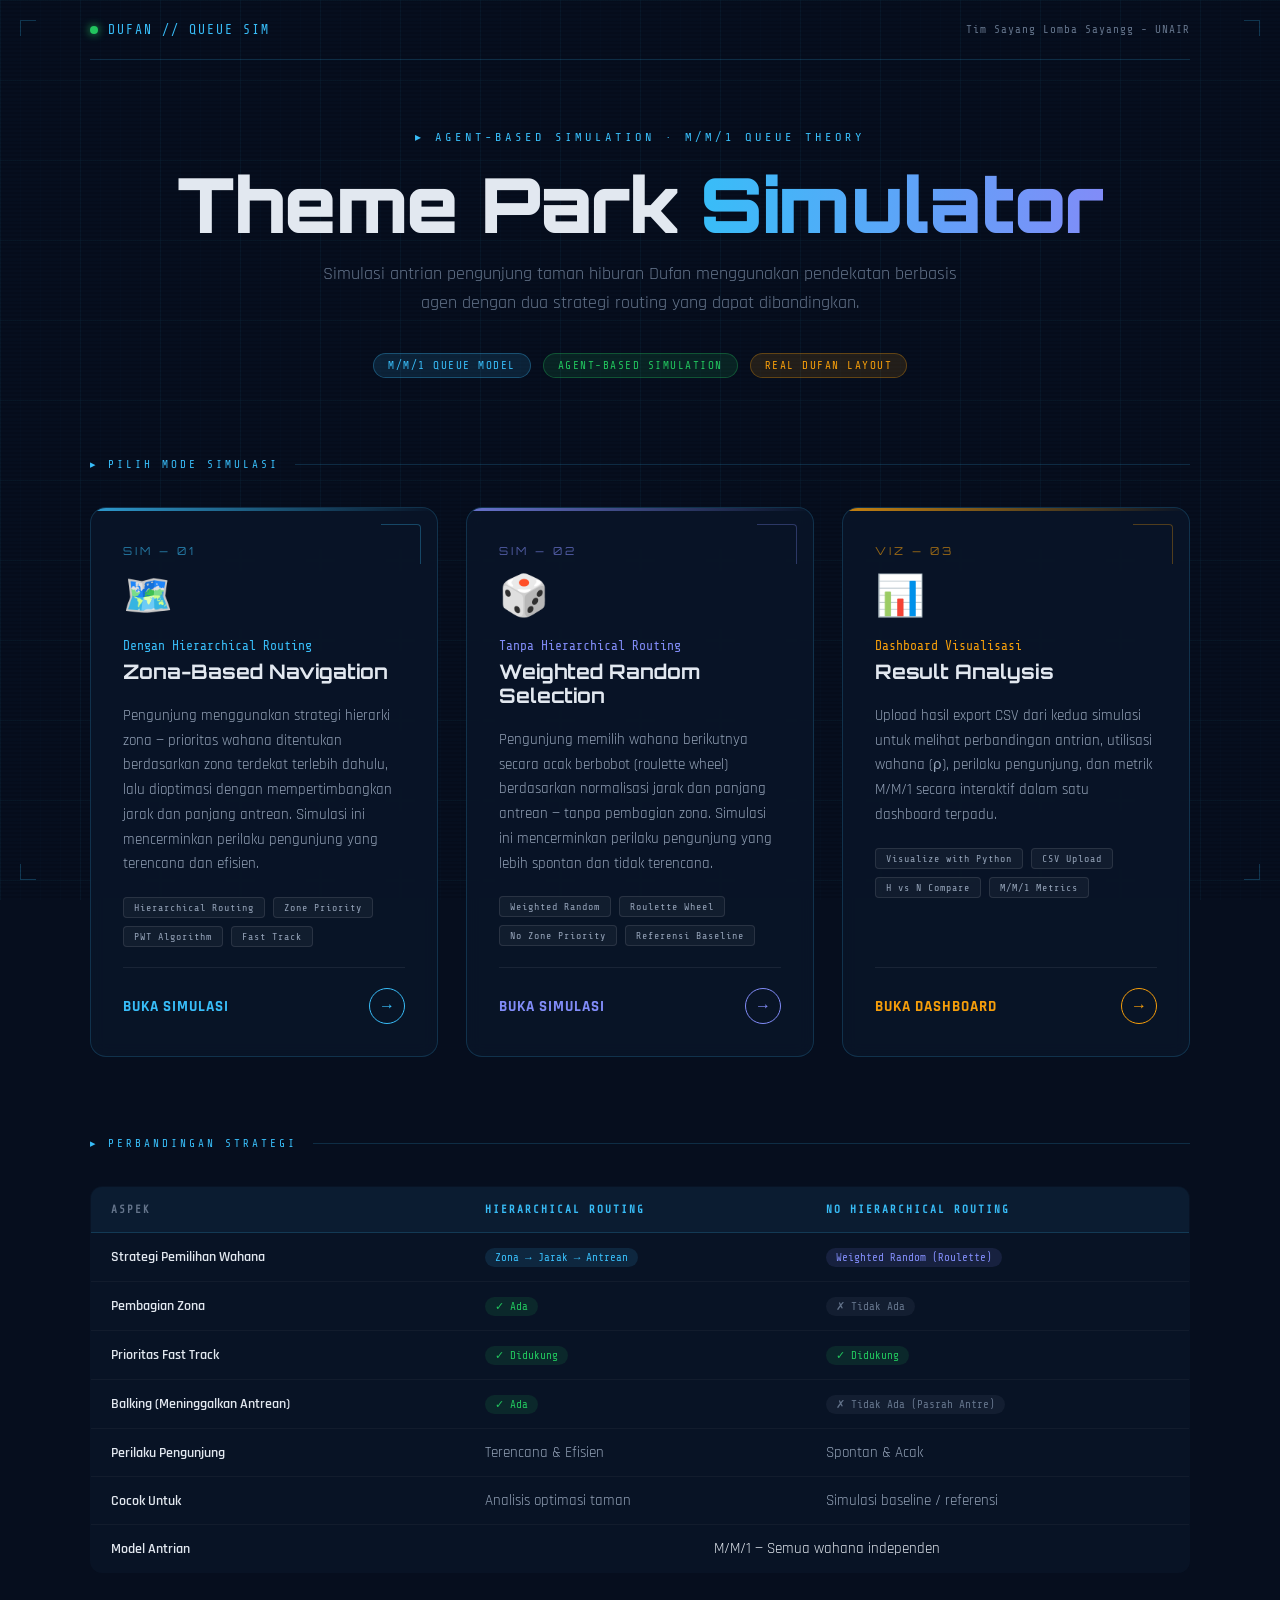
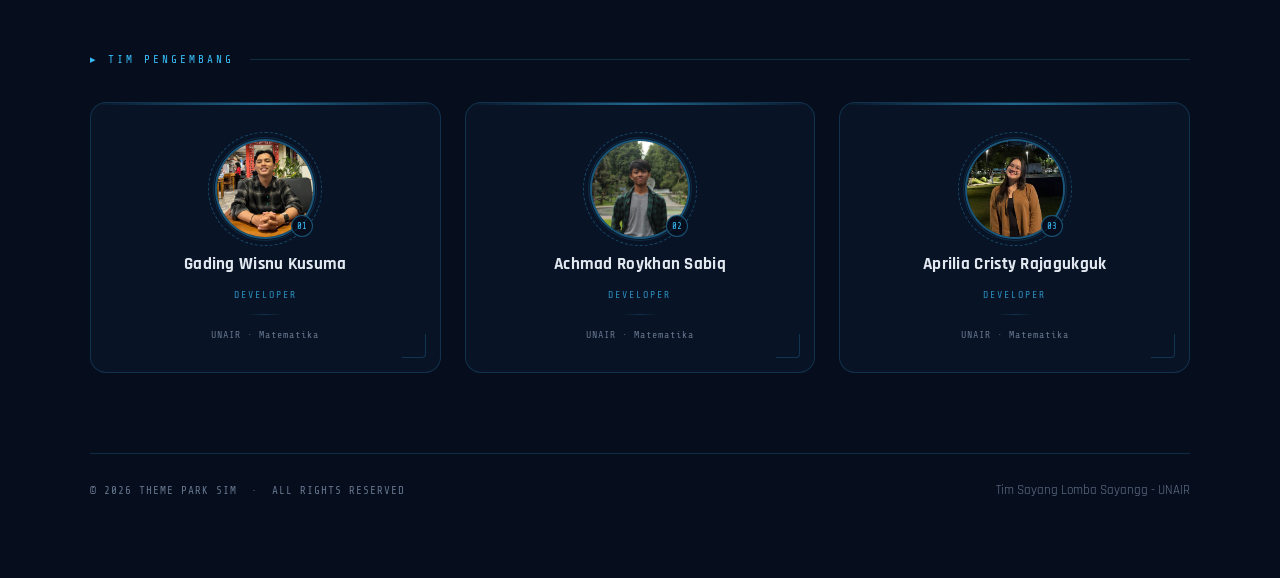
<file: index.html>
<!DOCTYPE html>
<html lang="id">
<head>
  <meta charset="UTF-8" />
  <meta name="viewport" content="width=device-width, initial-scale=1.0"/>
  <title>DUFAN Simulator — Theme Park Queue Analysis</title>
  <link rel="preconnect" href="https://fonts.googleapis.com">
  <link rel="icon" href="data:image/svg+xml,<svg xmlns='http://www.w3.org/2000/svg' viewBox='0 0 100 100'><text y='.9em' font-size='90'>🎢</text></svg>">
  <link href="https://fonts.googleapis.com/css2?family=Share+Tech+Mono&family=Rajdhani:wght@400;600;700&family=Orbitron:wght@700;900&display=swap" rel="stylesheet">
  <link rel="stylesheet" href="css/landingPage.css">
</head>
<body>

<div class="corner-marks"><span></span><span></span><span></span><span></span></div>

<div class="page-wrapper">

  <!-- TOP BAR -->
  <nav class="topbar">
    <div class="topbar-brand">
      <div class="topbar-dot"></div>
      DUFAN // QUEUE SIM
    </div>
    <div class="topbar-tag">Tim Sayang Lomba Sayangg - UNAIR</div>
  </nav>

  <!-- HERO -->
  <section class="hero">
    <p class="hero-eyebrow">▸ Agent-Based Simulation · M/M/1 Queue Theory</p>
    <h1 class="hero-title">
      <span class="line1">Theme Park</span>
      <span class="line2">Simulator</span>
    </h1>
    <p class="hero-sub">
      Simulasi antrian pengunjung taman hiburan Dufan menggunakan pendekatan berbasis agen
      dengan dua strategi routing yang dapat dibandingkan.
    </p>
    <div class="hero-badges">
      <span class="badge badge-blue">M/M/1 Queue Model</span>
      <span class="badge badge-green">Agent-Based Simulation</span>
      <span class="badge badge-gold">Real Dufan Layout</span>
    </div>
  </section>

  <!-- PILIH MODE -->
  <div class="section-label"><span>▸ PILIH MODE SIMULASI</span></div>

  <div class="cards-grid">
    <a href="hierarchicalRouting.html" class="sim-card hierarchical">
      <div class="card-number">SIM — 01</div>
      <div class="card-icon">🗺️</div>
      <div class="card-title">
        <span>Dengan Hierarchical Routing</span>
        Zona-Based Navigation
      </div>
      <p class="card-desc">
        Pengunjung menggunakan strategi hierarki zona — prioritas wahana ditentukan berdasarkan
        zona terdekat terlebih dahulu, lalu dioptimasi dengan mempertimbangkan jarak dan panjang antrean.
        Simulasi ini mencerminkan perilaku pengunjung yang terencana dan efisien.
      </p>
      <div class="card-tags">
        <span class="card-tag">Hierarchical Routing</span>
        <span class="card-tag">Zone Priority</span>
        <span class="card-tag">PWT Algorithm</span>
        <span class="card-tag">Fast Track</span>
      </div>
      <div class="card-cta">
        <span class="cta-label">Buka Simulasi</span>
        <div class="cta-arrow">→</div>
      </div>
    </a>

    <a href="noHierarchicalRouting.html" class="sim-card no-hierarchical">
      <div class="card-number">SIM — 02</div>
      <div class="card-icon">🎲</div>
      <div class="card-title">
        <span>Tanpa Hierarchical Routing</span>
        Weighted Random Selection
      </div>
      <p class="card-desc">
        Pengunjung memilih wahana berikutnya secara acak berbobot (roulette wheel) berdasarkan
        normalisasi jarak dan panjang antrean — tanpa pembagian zona. Simulasi ini mencerminkan
        perilaku pengunjung yang lebih spontan dan tidak terencana.
      </p>
      <div class="card-tags">
        <span class="card-tag">Weighted Random</span>
        <span class="card-tag">Roulette Wheel</span>
        <span class="card-tag">No Zone Priority</span>
        <span class="card-tag">Referensi Baseline</span>
      </div>
      <div class="card-cta">
        <span class="cta-label">Buka Simulasi</span>
        <div class="cta-arrow">→</div>
      </div>
    </a>

    <!-- Card 3: Visualisasi -->
    <a href="https://sayang-lomba-sayang.streamlit.app/" class="sim-card visualisasi">
      <div class="card-number">VIZ — 03</div>
      <div class="card-icon">📊</div>
      <div class="card-title">
        <span>Dashboard Visualisasi</span>
        Result Analysis
      </div>
      <p class="card-desc">
        Upload hasil export CSV dari kedua simulasi untuk melihat perbandingan antrian,
        utilisasi wahana (ρ), perilaku pengunjung, dan metrik M/M/1 secara interaktif
        dalam satu dashboard terpadu.
      </p>
      <div class="card-tags">
        <span class="card-tag">Visualize with Python</span>
        <span class="card-tag">CSV Upload</span>
        <span class="card-tag">H vs N Compare</span>
        <span class="card-tag">M/M/1 Metrics</span>
      </div>
      <div class="card-cta">
        <span class="cta-label">Buka Dashboard</span>
        <div class="cta-arrow">→</div>
      </div>
    </a>
  </div>

  <!-- COMPARISON TABLE -->
  <div class="section-label" style="animation-delay:0.9s;"><span>▸ PERBANDINGAN STRATEGI</span></div>

  <div class="compare-section">
    <table class="compare-table">
      <thead>
        <tr>
          <th>Aspek</th>
          <th>Hierarchical Routing</th>
          <th>No Hierarchical Routing</th>
        </tr>
      </thead>
      <tbody>
        <tr>
          <td>Strategi Pemilihan Wahana</td>
          <td><span class="chip chip-blue">Zona → Jarak → Antrean</span></td>
          <td><span class="chip chip-purple">Weighted Random (Roulette)</span></td>
        </tr>
        <tr>
          <td>Pembagian Zona</td>
          <td><span class="chip chip-yes">✓ Ada</span></td>
          <td><span class="chip chip-no">✗ Tidak Ada</span></td>
        </tr>
        <tr>
          <td>Prioritas Fast Track</td>
          <td><span class="chip chip-yes">✓ Didukung</span></td>
          <td><span class="chip chip-yes">✓ Didukung</span></td>
        </tr>
        <tr>
          <td>Balking (Meninggalkan Antrean)</td>
          <td><span class="chip chip-yes">✓ Ada</span></td>
          <td><span class="chip chip-no">✗ Tidak Ada (Pasrah Antre)</span></td>
        </tr>
        <tr>
          <td>Perilaku Pengunjung</td>
          <td>Terencana &amp; Efisien</td>
          <td>Spontan &amp; Acak</td>
        </tr>
        <tr>
          <td>Cocok Untuk</td>
          <td>Analisis optimasi taman</td>
          <td>Simulasi baseline / referensi</td>
        </tr>
        <tr>
          <td>Model Antrian</td>
          <td colspan="2" style="color:var(--text);text-align:center;">M/M/1 — Semua wahana independen</td>
        </tr>
      </tbody>
    </table>
  </div>

  <!-- DEVELOPER SECTION -->
  <div class="section-label" style="animation-delay:1.1s;"><span>▸ TIM PENGEMBANG</span></div>

  <div class="dev-section">
    <div class="dev-grid">

      <!-- Dev 1 -->
      <div class="dev-card">
        <div class="dev-photo-wrap">
          <img class="dev-photo" src="res/gedank.jpeg" alt="Gading Wisnu Kusuma"
            onerror="this.style.display='none';this.nextElementSibling.style.display='flex';" />
          <div class="dev-photo-fallback" style="display:none;">GW</div>
          <div class="dev-index">01</div>
        </div>
        <div class="dev-name">Gading Wisnu Kusuma</div>
        <div class="dev-role">Developer</div>
        <div class="dev-divider"></div>
        <div class="dev-univ">UNAIR · Matematika</div>
      </div>

      <!-- Dev 2 -->
      <div class="dev-card">
        <div class="dev-photo-wrap">
          <img class="dev-photo" src="res/roykhan.jpg" alt="Achmad Roykhan Sabiq"
            onerror="this.style.display='none';this.nextElementSibling.style.display='flex';" />
          <div class="dev-photo-fallback" style="display:none;">AR</div>
          <div class="dev-index">02</div>
        </div>
        <div class="dev-name">Achmad Roykhan Sabiq</div>
        <div class="dev-role">Developer</div>
        <div class="dev-divider"></div>
        <div class="dev-univ">UNAIR · Matematika</div>
      </div>

      <!-- Dev 3 -->
      <div class="dev-card">
        <div class="dev-photo-wrap">
          <img class="dev-photo" src="res/aprilia.jpg" alt="Aprilia Cristy Rajagukguk"
            onerror="this.style.display='none';this.nextElementSibling.style.display='flex';" />
          <div class="dev-photo-fallback" style="display:none;">AC</div>
          <div class="dev-index">03</div>
        </div>
        <div class="dev-name">Aprilia Cristy Rajagukguk</div>
        <div class="dev-role">Developer</div>
        <div class="dev-divider"></div>
        <div class="dev-univ">UNAIR · Matematika</div>
      </div>

    </div>
  </div>

  <!-- FOOTER -->
  <footer class="footer">
    <div class="footer-left">© 2026 THEME PARK SIM &nbsp;·&nbsp; ALL RIGHTS RESERVED</div>
    <div class="footer-right">Tim Sayang Lomba Sayangg - UNAIR</div>
  </footer>

</div>
</body>
</html>
</file>
<file: css/landingPage.css>
*, *::before, *::after { box-sizing: border-box; margin: 0; padding: 0; }

:root {
  --navy:    #060e1e;
  --navy2:   #0a1628;
  --blue:    #1a3560;
  --accent:  #38bdf8;
  --accent2: #818cf8;
  --gold:    #f59e0b;
  --green:   #22c55e;
  --red:     #ef4444;
  --text:    #e2e8f0;
  --muted:   #64748b;
  --border:  rgba(56,189,248,0.18);
}

html, body {
  min-height: 100vh;
  background: var(--navy);
  color: var(--text);
  font-family: 'Rajdhani', sans-serif;
  overflow-x: hidden;
}

body::before {
  content: '';
  position: fixed; inset: 0;
  background-image:
    linear-gradient(rgba(56,189,248,0.04) 1px, transparent 1px),
    linear-gradient(90deg, rgba(56,189,248,0.04) 1px, transparent 1px),
    linear-gradient(rgba(56,189,248,0.015) 1px, transparent 1px),
    linear-gradient(90deg, rgba(56,189,248,0.015) 1px, transparent 1px);
  background-size: 80px 80px, 80px 80px, 20px 20px, 20px 20px;
  pointer-events: none;
  z-index: 0;
}

body::after {
  content: '';
  position: fixed; inset: 0;
  background: repeating-linear-gradient(
    0deg, transparent, transparent 2px,
    rgba(0,0,0,0.08) 2px, rgba(0,0,0,0.08) 4px
  );
  pointer-events: none;
  z-index: 0;
}

.page-wrapper {
  position: relative;
  z-index: 1;
  display: flex;
  flex-direction: column;
  align-items: center;
  min-height: 100vh;
  padding: 0 24px 80px;
}

/* ── TOP BAR ── */
.topbar {
  width: 100%; max-width: 1100px;
  display: flex; align-items: center; justify-content: space-between;
  padding: 22px 0;
  border-bottom: 1px solid var(--border);
  margin-bottom: 70px;
}
.topbar-brand {
  display: flex; align-items: center; gap: 10px;
  font-family: 'Share Tech Mono', monospace;
  font-size: 13px; color: var(--accent);
  letter-spacing: 2px; text-transform: uppercase;
}
.topbar-dot {
  width: 8px; height: 8px; border-radius: 50%;
  background: var(--green); box-shadow: 0 0 8px var(--green);
  animation: blink 2s ease-in-out infinite;
}
@keyframes blink { 0%,100%{opacity:1} 50%{opacity:0.2} }
.topbar-tag {
  font-family: 'Share Tech Mono', monospace;
  font-size: 11px; color: var(--muted); letter-spacing: 1px;
}

/* ── HERO ── */
.hero {
  width: 100%; max-width: 1100px;
  text-align: center; margin-bottom: 80px;
}
.hero-eyebrow {
  font-family: 'Share Tech Mono', monospace;
  font-size: 12px; letter-spacing: 4px; color: var(--accent);
  text-transform: uppercase; margin-bottom: 20px;
  opacity: 0; animation: fadeUp 0.6s ease forwards 0.1s;
}
.hero-title {
  font-family: 'Orbitron', sans-serif;
  font-size: clamp(36px, 6vw, 76px); font-weight: 900;
  line-height: 1.05; letter-spacing: -1px; margin-bottom: 16px;
  opacity: 0; animation: fadeUp 0.6s ease forwards 0.25s;
}
.hero-title .line1 { color: var(--text); }
.hero-title .line2 {
  background: linear-gradient(90deg, var(--accent), var(--accent2));
  -webkit-background-clip: text; -webkit-text-fill-color: transparent; background-clip: text;
}
.hero-sub {
  font-size: 18px; color: var(--muted); max-width: 640px;
  margin: 0 auto 36px; line-height: 1.6; font-weight: 400;
  opacity: 0; animation: fadeUp 0.6s ease forwards 0.4s;
}
.hero-badges {
  display: flex; justify-content: center; gap: 12px; flex-wrap: wrap;
  opacity: 0; animation: fadeUp 0.6s ease forwards 0.55s;
}
.badge {
  font-family: 'Share Tech Mono', monospace; font-size: 11px;
  padding: 5px 14px; border-radius: 20px; letter-spacing: 1.5px; text-transform: uppercase;
}
.badge-blue  { background: rgba(56,189,248,0.12); color: var(--accent); border: 1px solid rgba(56,189,248,0.3); }
.badge-green { background: rgba(34,197,94,0.12);  color: var(--green);  border: 1px solid rgba(34,197,94,0.3); }
.badge-gold  { background: rgba(245,158,11,0.12); color: var(--gold);   border: 1px solid rgba(245,158,11,0.3); }

/* ── SECTION LABEL ── */
.section-label {
  width: 100%; max-width: 1100px;
  display: flex; align-items: center; gap: 16px;
  margin-bottom: 36px;
  opacity: 0; animation: fadeUp 0.6s ease forwards 0.65s;
}
.section-label span {
  font-family: 'Share Tech Mono', monospace; font-size: 11px;
  letter-spacing: 3px; color: var(--accent); white-space: nowrap;
}
.section-label::after { content:''; flex:1; height:1px; background: var(--border); }

/* ── SIM CARDS ── */
.cards-grid {
  width: 100%; max-width: 1100px;
  display: grid; grid-template-columns: 1fr 1fr 1fr; gap: 28px; margin-bottom: 80px;
}
@media(max-width:900px){ .cards-grid{ grid-template-columns:1fr 1fr; } }
@media(max-width:560px){ .cards-grid{ grid-template-columns:1fr; } }

.sim-card {
  position: relative;
  background: rgba(10,22,40,0.85); border: 1px solid var(--border); border-radius: 16px;
  padding: 36px 32px 32px; display: flex; flex-direction: column; gap: 20px;
  cursor: pointer; text-decoration: none; overflow: hidden; backdrop-filter: blur(8px);
  transition: transform 0.3s ease, border-color 0.3s ease, box-shadow 0.3s ease;
  opacity: 0;
}
.sim-card:nth-child(1){ animation: fadeUp 0.6s ease forwards 0.75s; }
.sim-card:nth-child(2){ animation: fadeUp 0.6s ease forwards 0.9s; }
.sim-card:nth-child(3){ animation: fadeUp 0.6s ease forwards 1.05s; }
.sim-card:hover {
  transform: translateY(-6px);
  box-shadow: 0 20px 60px rgba(0,0,0,0.5), 0 0 40px var(--card-glow, rgba(56,189,248,0.12));
}
.sim-card.hierarchical    { --card-accent: var(--accent);  --card-glow: rgba(56,189,248,0.15); }
.sim-card.hierarchical:hover  { border-color: rgba(56,189,248,0.5); }
.sim-card.no-hierarchical { --card-accent: var(--accent2); --card-glow: rgba(129,140,248,0.15); }
.sim-card.no-hierarchical:hover { border-color: rgba(129,140,248,0.5); }
.sim-card.visualisasi     { --card-accent: var(--gold);   --card-glow: rgba(245,158,11,0.15); }
.sim-card.visualisasi:hover    { border-color: rgba(245,158,11,0.5); }
.sim-card::before {
  content:''; position:absolute; top:0; left:0; right:0; height:3px;
  border-radius:16px 16px 0 0;
  background: linear-gradient(90deg, var(--card-accent), transparent); opacity:0.8;
}
.sim-card::after {
  content:''; position:absolute; top:16px; right:16px; width:40px; height:40px;
  border-top:1px solid var(--card-accent); border-right:1px solid var(--card-accent);
  opacity:0.3; border-radius:0 4px 0 0; transition:opacity 0.3s;
}
.sim-card:hover::after { opacity:0.7; }
.card-number { font-family:'Orbitron',sans-serif; font-size:11px; color:var(--card-accent); letter-spacing:3px; opacity:0.6; }
.card-icon { font-size:40px; line-height:1; }
.card-title { font-family:'Orbitron',sans-serif; font-size:20px; font-weight:700; color:var(--text); line-height:1.2; }
.card-title span { display:block; font-size:13px; font-family:'Share Tech Mono',monospace; color:var(--card-accent); margin-bottom:6px; font-weight:400; }
.card-desc { font-size:15px; color:#94a3b8; line-height:1.65; font-weight:400; }
.card-tags { display:flex; flex-wrap:wrap; gap:8px; }
.card-tag {
  font-family:'Share Tech Mono',monospace; font-size:10px; padding:4px 10px; border-radius:4px;
  letter-spacing:1px; background:rgba(255,255,255,0.04); border:1px solid rgba(255,255,255,0.1); color:#94a3b8;
}
.card-cta {
  display:flex; align-items:center; justify-content:space-between;
  margin-top:auto; padding-top:20px; border-top:1px solid rgba(255,255,255,0.07);
}
.cta-label { font-family:'Rajdhani',sans-serif; font-size:15px; font-weight:700; color:var(--card-accent); letter-spacing:1px; text-transform:uppercase; }
.cta-arrow {
  width:36px; height:36px; border-radius:50%; border:1px solid var(--card-accent);
  display:flex; align-items:center; justify-content:center;
  color:var(--card-accent); font-size:16px; transition:background 0.2s, transform 0.2s;
}
.sim-card:hover .cta-arrow { background:var(--card-accent); color:var(--navy); transform:translateX(4px); }

/* ── COMPARISON TABLE ── */
.compare-section {
  width:100%; max-width:1100px; margin-bottom:80px;
  opacity:0; animation:fadeUp 0.6s ease forwards 1.0s;
}
.compare-table {
  width:100%; border-collapse:collapse;
  background:rgba(10,22,40,0.7); border-radius:12px; overflow:hidden;
  border:1px solid var(--border); backdrop-filter:blur(8px); font-size:15px;
}
.compare-table th {
  padding:16px 20px; text-align:left;
  font-family:'Share Tech Mono',monospace; font-size:11px; letter-spacing:2px;
  color:var(--accent); background:rgba(56,189,248,0.06);
  border-bottom:1px solid var(--border); text-transform:uppercase;
}
.compare-table th:first-child { color:var(--muted); }
.compare-table td {
  padding:14px 20px; border-bottom:1px solid rgba(255,255,255,0.04);
  color:#94a3b8; font-weight:400; vertical-align:middle;
}
.compare-table tr:last-child td { border-bottom:none; }
.compare-table td:first-child { color:var(--text); font-weight:600; font-size:14px; }
.compare-table tbody tr:hover td { background:rgba(56,189,248,0.03); }
.chip {
  display:inline-flex; align-items:center; gap:6px;
  font-family:'Share Tech Mono',monospace; font-size:11px; padding:3px 10px; border-radius:20px;
}
.chip-yes    { background:rgba(34,197,94,0.12);   color:var(--green); }
.chip-no     { background:rgba(100,116,139,0.12); color:var(--muted); }
.chip-blue   { background:rgba(56,189,248,0.12);  color:var(--accent); }
.chip-purple { background:rgba(129,140,248,0.12); color:var(--accent2); }
.chip-gold   { background:rgba(245,158,11,0.12);  color:var(--gold); }

/* ── DEVELOPER SECTION ── */
.dev-section {
  width:100%; max-width:1100px; margin-bottom:80px;
  opacity:0; animation:fadeUp 0.6s ease forwards 1.15s;
}
.dev-grid {
  display:grid; grid-template-columns:repeat(3,1fr); gap:24px;
}
@media(max-width:720px){ .dev-grid{ grid-template-columns:1fr; } }

.dev-card {
  position:relative;
  background:rgba(10,22,40,0.85); border:1px solid var(--border); border-radius:16px;
  padding:36px 24px 32px; display:flex; flex-direction:column; align-items:center; gap:14px;
  text-align:center; overflow:hidden; backdrop-filter:blur(8px);
  transition:transform 0.3s ease, border-color 0.3s ease, box-shadow 0.3s ease;
}
.dev-card:hover {
  transform:translateY(-5px);
  border-color:rgba(56,189,248,0.4);
  box-shadow:0 16px 48px rgba(0,0,0,0.4), 0 0 30px rgba(56,189,248,0.08);
}
.dev-card::before {
  content:''; position:absolute; top:0; left:0; right:0; height:2px;
  background:linear-gradient(90deg, transparent, var(--accent), transparent); opacity:0.5;
}
.dev-card::after {
  content:''; position:absolute; bottom:14px; right:14px;
  width:24px; height:24px;
  border-bottom:1px solid rgba(56,189,248,0.2);
  border-right:1px solid rgba(56,189,248,0.2);
  border-radius:0 0 4px 0;
}

.dev-photo-wrap {
  position:relative; width:100px; height:100px;
}
.dev-photo-wrap::before {
  content:''; position:absolute; inset:-7px; border-radius:50%;
  border:1px dashed rgba(56,189,248,0.3);
  animation:spin 14s linear infinite;
}
.dev-photo-wrap::after {
  content:''; position:absolute; inset:-2px; border-radius:50%;
  border:1px solid rgba(56,189,248,0.15);
}
@keyframes spin { from{transform:rotate(0deg)} to{transform:rotate(360deg)} }

.dev-photo {
  width:100px; height:100px; border-radius:50%; object-fit:cover; display:block;
  border:2px solid rgba(56,189,248,0.35);
  background:rgba(56,189,248,0.07);
}
.dev-photo-fallback {
  width:100px; height:100px; border-radius:50%;
  background:linear-gradient(135deg, rgba(56,189,248,0.12), rgba(129,140,248,0.12));
  border:2px solid rgba(56,189,248,0.3);
  display:flex; align-items:center; justify-content:center;
  font-family:'Orbitron',sans-serif; font-size:24px; font-weight:700; color:var(--accent);
}
.dev-index {
  position:absolute; bottom:2px; right:2px;
  width:22px; height:22px; border-radius:50%;
  background:var(--navy); border:1px solid rgba(56,189,248,0.4);
  display:flex; align-items:center; justify-content:center;
  font-family:'Share Tech Mono',monospace; font-size:9px; color:var(--accent);
}

.dev-name {
  font-family:'Rajdhani',sans-serif; font-size:17px; font-weight:700;
  color:var(--text); line-height:1.3; letter-spacing:0.3px;
}
.dev-role {
  font-family:'Share Tech Mono',monospace; font-size:10px;
  color:var(--accent); letter-spacing:2px; text-transform:uppercase; opacity:0.7;
}
.dev-divider { width:36px; height:1px; background:linear-gradient(90deg,transparent,var(--border),transparent); }
.dev-univ { font-family:'Share Tech Mono',monospace; font-size:10px; color:var(--muted); letter-spacing:1px; }

/* ── FOOTER ── */
.footer {
  width:100%; max-width:1100px; padding-top:28px;
  border-top:1px solid var(--border);
  display:flex; justify-content:space-between; align-items:center;
  opacity:0; animation:fadeUp 0.6s ease forwards 1.3s;
}
.footer-left { font-family:'Share Tech Mono',monospace; font-size:11px; color:var(--muted); letter-spacing:1px; }
.footer-right { font-family:'Rajdhani',sans-serif; font-size:13px; color:var(--muted); }

@keyframes fadeUp {
  from { opacity:0; transform:translateY(20px); }
  to   { opacity:1; transform:translateY(0); }
}

.corner-marks { position:fixed; inset:0; pointer-events:none; z-index:0; }
.corner-marks span { position:absolute; width:16px; height:16px; border-color:rgba(56,189,248,0.25); border-style:solid; }
.corner-marks span:nth-child(1){ top:20px;    left:20px;  border-width:1px 0 0 1px; }
.corner-marks span:nth-child(2){ top:20px;    right:20px; border-width:1px 1px 0 0; }
.corner-marks span:nth-child(3){ bottom:20px; left:20px;  border-width:0 0 1px 1px; }
.corner-marks span:nth-child(4){ bottom:20px; right:20px; border-width:0 1px 1px 0; }
</file>
